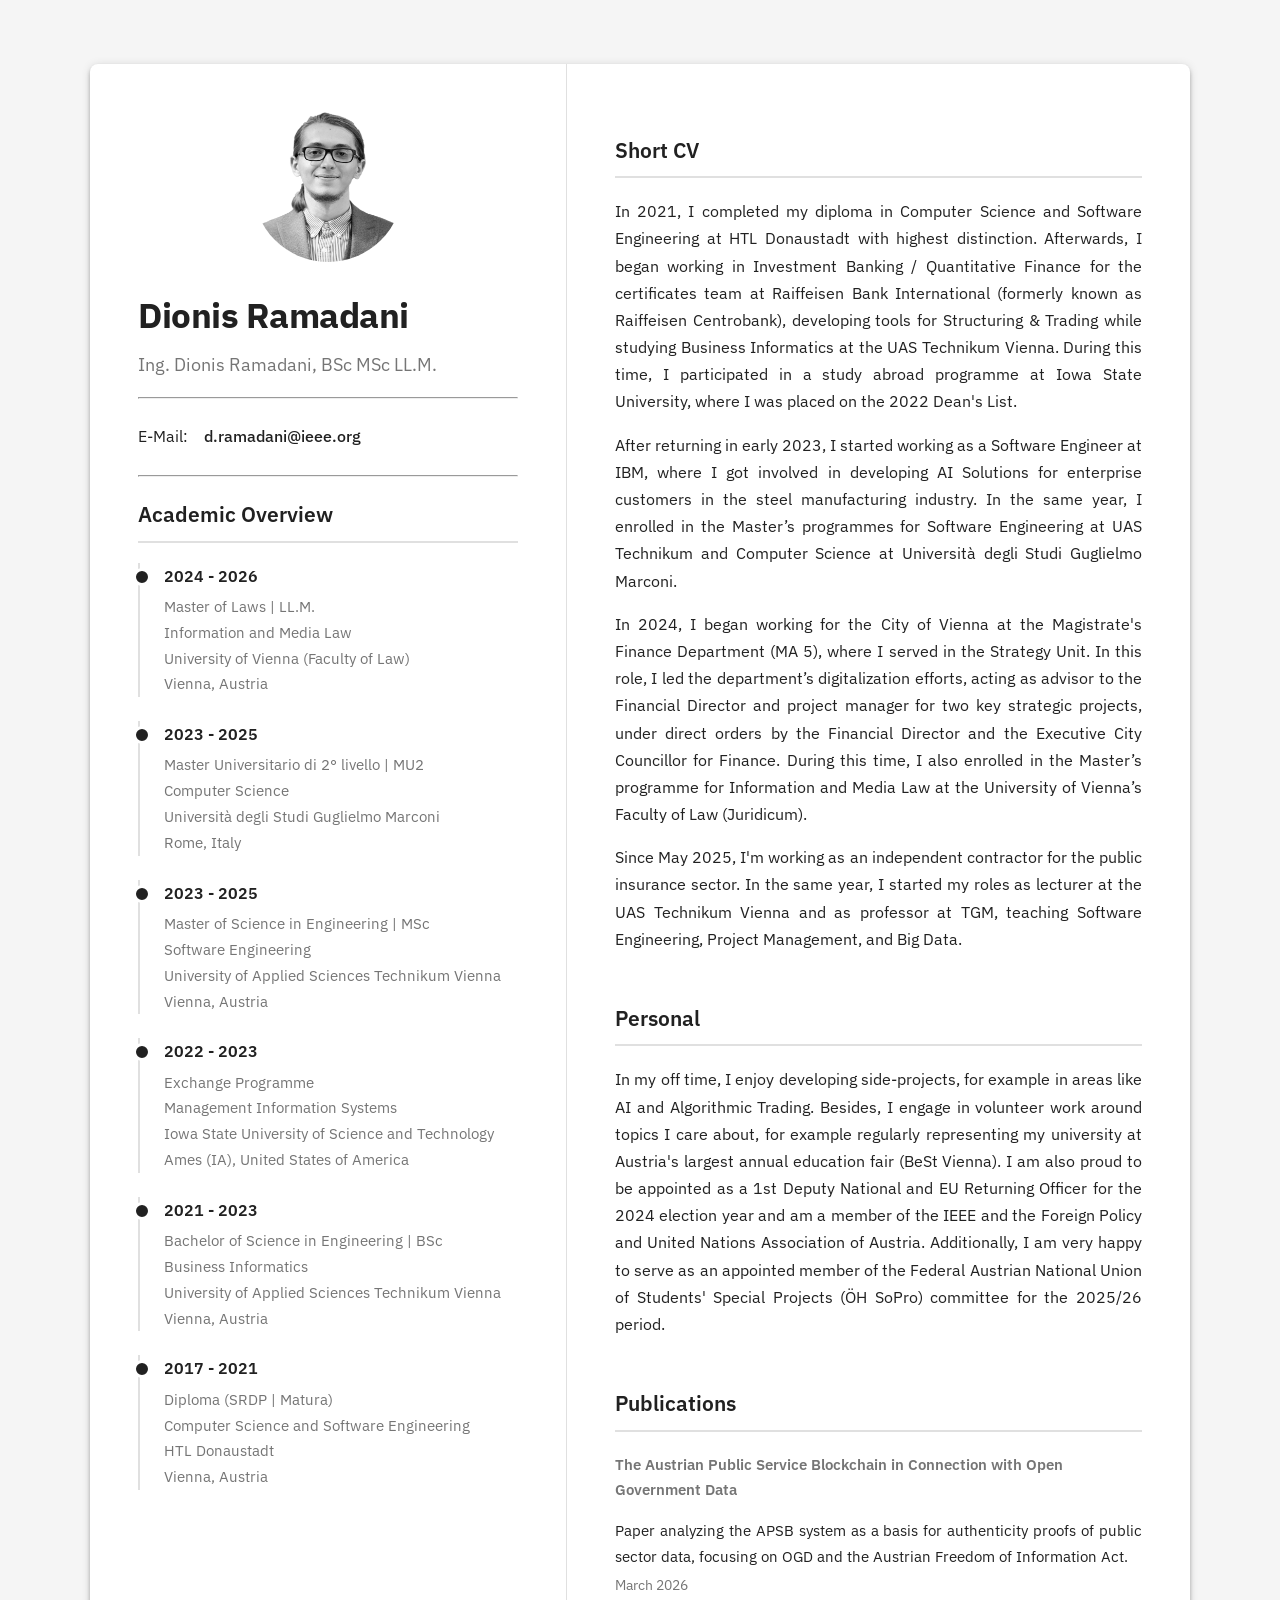
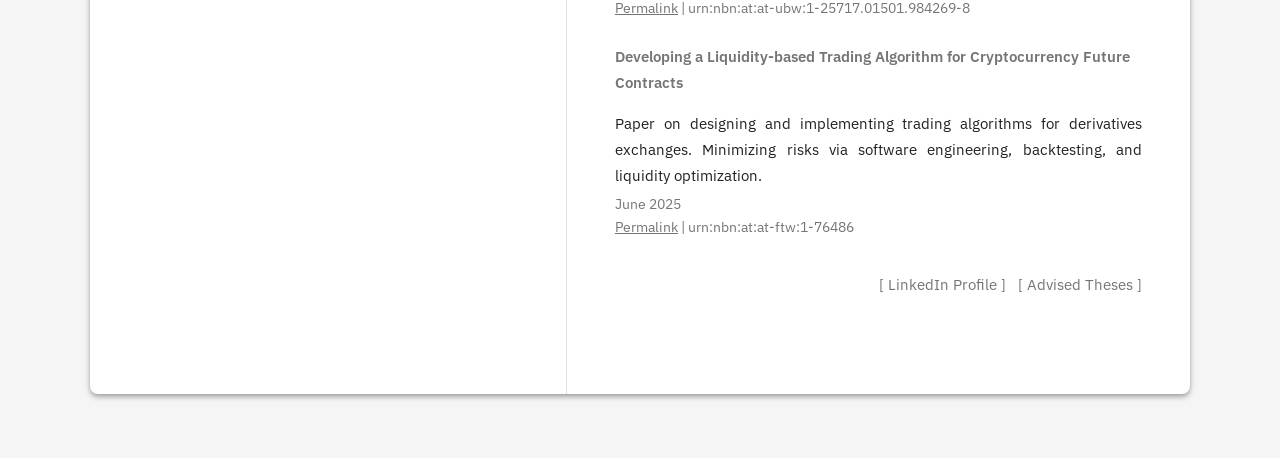
<file: index.html>
<!DOCTYPE html>
<html lang="en">
<head>
    <meta charset="UTF-8">
    <meta name="viewport" content="width=device-width, initial-scale=1.0">
    <title>Homepage / Dionis Ramadani</title>
    <link rel="icon" type="image/x-icon" href="index_files/sleepy-kitty.ico">
    <link href='https://fonts.googleapis.com/css?family=IBM+Plex+Sans:400,600' rel='stylesheet'>
    <link href="index_files/style.css" rel="stylesheet" type="text/css" media="screen">
</head>
<body>

    <div class="resume-container">

        <div class="sidebar">
            <img src="index_files/Img_RAMA.png" alt="Dionis Ramadani" class="profile-picture">
            <h1>Dionis Ramadani</h1>
            <p class="subheading">Ing. Dionis Ramadani, BSc MSc LL.M.</p>
            <hr>
            <div class="contact-links">
                E-Mail:<a href="mailto:d.ramadani@ieee.org">d.ramadani@ieee.org</a>
            </div>
            <hr>

            <section>
                <h3>Academic Overview</h3>
                <div class="list-container">
                    <div class="list-item">
                        <div class="list-date">2024 - 2026</div>
                        <div class="list-details">
                            Master of Laws | LL.M. 
                            <br> Information and Media Law 
                            <br> University of Vienna (Faculty of Law)
                            <br> Vienna, Austria
                        </div>
                    </div>
                    <div class="list-item">
                        <div class="list-date">2023 - 2025</div>
                        <div class="list-details">
                            Master Universitario di 2° livello | MU2
                            <br> Computer Science 
                            <br> Università degli Studi Guglielmo Marconi
                            <br> Rome, Italy
                        </div>
                    </div>
                    <div class="list-item">
                        <div class="list-date">2023 - 2025</div>
                        <div class="list-details">
                            Master of Science in Engineering | MSc
                            <br> Software Engineering 
                            <br> University of Applied Sciences Technikum Vienna
                            <br> Vienna, Austria
                        </div>
                    </div>
                    <div class="list-item">
                        <div class="list-date">2022 - 2023</div>
                        <div class="list-details">
                            Exchange Programme
                            <br>Management Information Systems
                            <br>Iowa State University of Science and Technology
                            <br> Ames (IA), United States of America
                        </div>
                    </div>
                    <div class="list-item">
                        <div class="list-date">2021 - 2023</div>
                        <div class="list-details">
                            Bachelor of Science in Engineering | BSc
                            <br> Business Informatics 
                            <br> University of Applied Sciences Technikum Vienna
                            <br> Vienna, Austria
                        </div>
                    </div>
                    <div class="list-item">
                        <div class="list-date">2017 - 2021</div>
                        <div class="list-details">
                            Diploma (SRDP | Matura) 
                            <br> Computer Science and Software Engineering 
                            <br> HTL Donaustadt
                            <br> Vienna, Austria
                        </div>
                    </div>
                </div>
            </section>
        </div>

        <main class="main-content">
            <section>
                <h3>Short CV</h3>
                <p>
                    In 2021, I completed my diploma in Computer Science and Software Engineering at HTL Donaustadt with highest distinction. Afterwards, I began working in Investment Banking / Quantitative Finance for the certificates team at Raiffeisen Bank International (formerly known as Raiffeisen Centrobank), developing tools for Structuring & Trading while studying Business Informatics at the UAS Technikum Vienna. During this time, I participated in a study abroad programme at Iowa State University, where I was placed on the 2022 Dean's List.
                </p>
                <p>
                    After returning in early 2023, I started working as a Software Engineer at IBM, where I got involved in developing AI Solutions for enterprise customers in the steel manufacturing industry. In the same year, I enrolled in the Master’s programmes for Software Engineering at UAS Technikum and Computer Science at Università degli Studi Guglielmo Marconi.
                </p>
                <p>
                    In 2024, I began working for the City of Vienna at the Magistrate's Finance Department (MA 5), where I served in the Strategy Unit. In this role, I led the department’s digitalization efforts, acting as advisor to the Financial Director and project manager for two key strategic projects, under direct orders by the Financial Director and the Executive City Councillor for Finance. During this time, I also enrolled in the Master’s programme for Information and Media Law at the University of Vienna’s Faculty of Law (Juridicum).
                </p>
                <p>
                    Since May 2025, I'm working as an independent contractor for the public insurance sector. In the same year, I started my roles as lecturer at the UAS Technikum Vienna and as professor at TGM, teaching Software Engineering, Project Management, and Big Data.
                </p>
            </section>

            <section>
                <h3>Personal</h3>
                <p>
                    In my off time, I enjoy developing side-projects, for example in areas like AI and Algorithmic Trading. Besides, I engage in volunteer work around topics I care about, for example regularly representing my university at Austria's largest annual education fair (BeSt Vienna). I am also proud to be appointed as a 1st Deputy National and EU Returning Officer for the 2024 election year and am a member of the IEEE and the Foreign Policy and United Nations Association of Austria. Additionally, I am very happy to serve as an appointed member of the Federal Austrian National Union of Students' Special Projects (ÖH SoPro) committee for the 2025/26 period.
                </p>
            </section>

            <section>
                <h3>Publications</h3>
                <div class="publication-item">
                    <span class="publication-title">The Austrian Public Service Blockchain in Connection with Open Government Data</span>
                    <p>Paper analyzing the APSB system as a basis for authenticity proofs of public sector data, focusing on OGD and the Austrian Freedom of Information Act.</p>
                    <div class="publication-links">
                        <span>March 2026</span> 
                        <br>
                        <a href="https://ubdata.univie.ac.at/AC17827974" target="_blank">Permalink</a> | <span>urn:nbn:at:at-ubw:1-25717.01501.984269-8</span>
                </div>
                </div>
                <div class="publication-item">
                    <span class="publication-title">Developing a Liquidity-based Trading Algorithm for Cryptocurrency Future Contracts</span>
                    <p>Paper on designing and implementing trading algorithms for derivatives exchanges. Minimizing risks via software engineering, backtesting, and liquidity optimization.</p>
                                            
                    <div class="publication-links">
                        <span>June 2025</span> 
                        <br>
                        <a href="https://permalink.obvsg.at/ftw/AC17576041" target="_blank">Permalink</a> | <span>urn:nbn:at:at-ftw:1-76486</span>
                    </div>
                </div>
                <div style="text-align: right; margin-top: 32px;">
                    <a style="color: var(--text-secondary); text-decoration: none; font-size: 0.95em;" href="https://www.linkedin.com/in/dionis-ramadani" target="_blank">[ LinkedIn Profile ]</a>
                    &nbsp;
                    <a href="theses.html" style="color: var(--text-secondary); text-decoration: none; font-size: 0.95em;">[ Advised Theses ]</a>
                </div>
            </section>
        </main>

    </div>

</body>
</html>
</file>
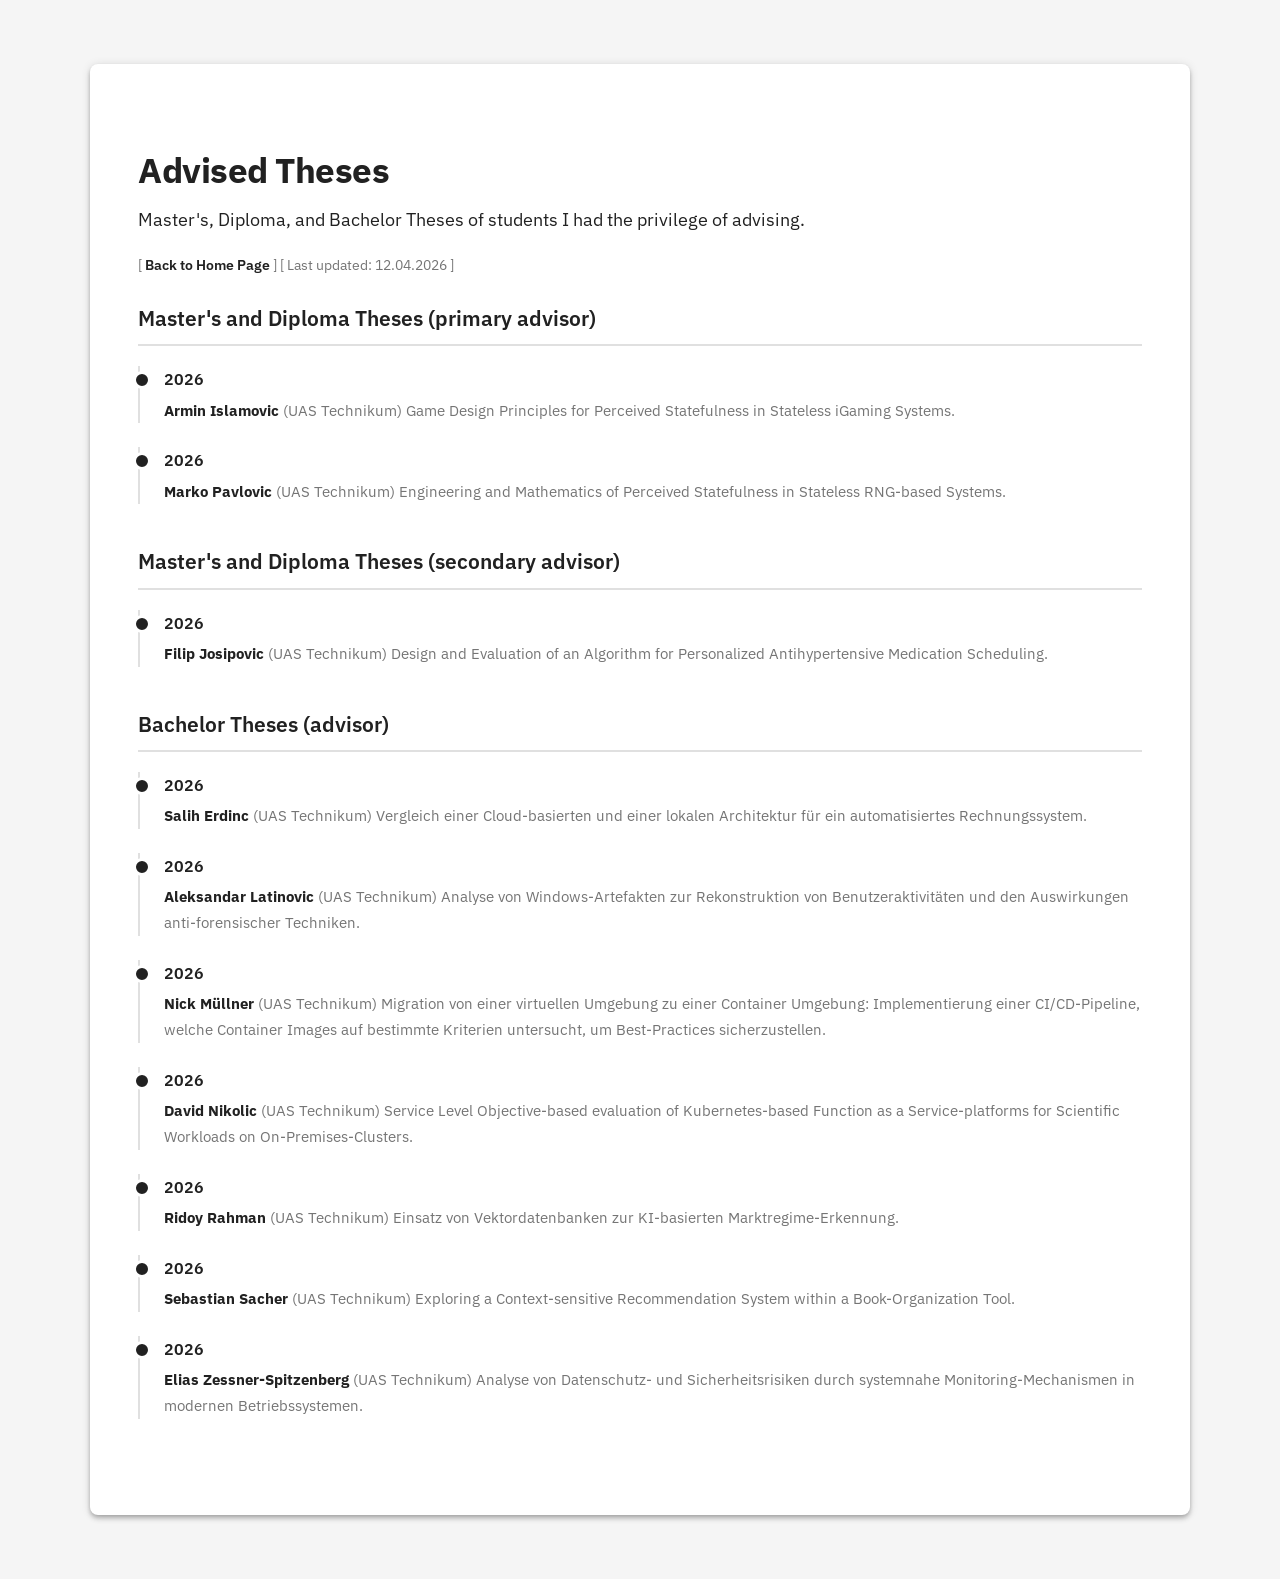
<file: theses.html>
<!DOCTYPE html>
<html lang="en">
<head>
    <meta charset="UTF-8">
    <meta name="viewport" content="width=device-width, initial-scale=1.0">
    <meta name="robots" content="noindex">
    <title>Advised Theses</title>
    <link rel="icon" type="image/x-icon" href="index_files/favicon.ico">
    <link href='https://fonts.googleapis.com/css?family=IBM+Plex+Sans:400,600' rel='stylesheet'>
    <link href="index_files/style.css" rel="stylesheet" type="text/css" media="screen">
    <style>
        .back-link {
            font-size: 0.9em;
            margin-bottom: 24px;
            color: var(--text-secondary);
        }
        .back-link a {
            color: var(--text-primary);
            text-decoration: none;
            font-weight: 600;
        }
        .back-link a:hover {
            text-decoration: underline;
        }
    </style>
</head>
<body>

    <div class="resume-container">
        <main class="main-content" style="flex: 1; padding: 48px;">
            <section>
                <h1>Advised Theses</h1>
                <p class="subheading">Master's, Diploma, and Bachelor Theses of students I had the privilege of advising.</p>
                <div class="back-link">
                    [ <a href="index.html">Back to Home Page</a> ]&nbsp;[ Last updated: 12.04.2026 ]
                </div>
                
                <h3>Master's and Diploma Theses (primary advisor)</h3>
                <div class="list-container">
                    <div class="list-item">
                        <div class="list-date">2026</div>
                        <div class="list-details">
                            <strong>Armin Islamovic</strong> (UAS Technikum) Game Design Principles for Perceived Statefulness in Stateless iGaming Systems.
                        </div>
                    </div>
                    <div class="list-item">
                        <div class="list-date">2026</div>
                        <div class="list-details">
                            <strong>Marko Pavlovic</strong> (UAS Technikum) Engineering and Mathematics of Perceived Statefulness in Stateless RNG-based Systems.
                        </div>
                    </div>
                </div>

                <h3 style="margin-top: 40px;">Master's and Diploma Theses (secondary advisor)</h3>
                <div class="list-container">
                    <div class="list-item">
                        <div class="list-date">2026</div>
                        <div class="list-details">
                            <strong>Filip Josipovic</strong> (UAS Technikum) Design and Evaluation of an Algorithm for Personalized Antihypertensive Medication Scheduling.
                        </div>
                    </div>
                </div>

                <h3 style="margin-top: 40px;">Bachelor Theses (advisor)</h3>
                <div class="list-container">
                    <div class="list-item">
                        <div class="list-date">2026</div>
                        <div class="list-details">
                            <strong>Salih Erdinc</strong> (UAS Technikum) Vergleich einer Cloud-basierten und einer lokalen Architektur für ein automatisiertes Rechnungs­system.
                        </div>
                    </div>
                    <div class="list-item">
                        <div class="list-date">2026</div>
                        <div class="list-details">
                            <strong>Aleksandar Latinovic</strong> (UAS Technikum) Analyse von Windows-Artefakten zur Rekonstruktion von Benutzeraktivitäten und den Auswirkungen anti-forensischer Techniken.
                        </div>
                    </div>
                    <div class="list-item">
                        <div class="list-date">2026</div>
                        <div class="list-details">
                            <strong>Nick Müllner</strong> (UAS Technikum) Migration von einer virtuellen Umgebung zu einer Container Umgebung: Implementierung einer CI/CD-Pipeline, welche Container Images auf bestimmte Kriterien untersucht, um Best-Practices sicherzustellen.
                        </div>
                    </div>
                    <div class="list-item">
                        <div class="list-date">2026</div>
                        <div class="list-details">
                            <strong>David Nikolic</strong> (UAS Technikum) Service Level Objective-based evaluation of Kubernetes-based Function as a Service-platforms for Scientific Workloads on On-Premises-Clusters.
                        </div>
                    </div>
                    <div class="list-item">
                        <div class="list-date">2026</div>
                        <div class="list-details">
                            <strong>Ridoy Rahman</strong> (UAS Technikum) Einsatz von Vektordatenbanken zur KI-basierten Marktregime-Erkennung.
                        </div>
                    </div>
                    <div class="list-item">
                        <div class="list-date">2026</div>
                        <div class="list-details">
                            <strong>Sebastian Sacher</strong> (UAS Technikum) Exploring a Context-sensitive Recommendation System within a Book-Organization Tool.
                        </div>
                    </div>
                    <div class="list-item">
                        <div class="list-date">2026</div>
                        <div class="list-details">
                            <strong>Elias Zessner-Spitzenberg</strong> (UAS Technikum) Analyse von Datenschutz- und Sicherheitsrisiken durch systemnahe Monitoring-Mechanismen in modernen Betriebssystemen.
                        </div>
                    </div>
                </div>

            </section>
        </main>
    </div>

</body>
</html>
</file>
<file: index_files/style.css>
:root {
    --text-primary: #212121;       /* Near black for high-contrast text */
    --text-secondary: #757575;     /* Medium grey for subtitles and less important text */
    --surface-color: #ffffff;      /* The "card" or "paper" color */
    --background-color: #f5f5f5;   /* The light grey background the card sits on */
    --divider-color: #e0e0e0;      /* A subtle color for borders and lines */
}

body {
    font-family: 'IBM Plex Sans', -apple-system, BlinkMacSystemFont, "Segoe UI", Roboto, Helvetica, Arial, sans-serif;
    line-height: 1.7;
    background-color: var(--background-color);
    color: var(--text-primary);
    margin: 0;
    padding: 32px; /* Using an 8px grid multiple */
    -webkit-font-smoothing: antialiased;
    -moz-osx-font-smoothing: grayscale;
}

.resume-container {
    max-width: 1100px;
    margin: 32px auto;
    background-color: var(--surface-color);
    /* Material Design "Elevation" - dp2 shadow */
    box-shadow: 0 2px 4px -1px rgba(0,0,0,0.2), 
                0 4px 5px 0 rgba(0,0,0,0.14), 
                0 1px 10px 0 rgba(0,0,0,0.12);
    border-radius: 8px; /* Softer radius */
    display: flex;
}

.main-content {
    flex: 2;
    padding: 48px;
}

.sidebar {
    flex: 0 0 380px;
    padding: 48px;
    border-right: 1px solid var(--divider-color);
}

section {
    margin-bottom: 48px;
}

h1 {
    font-size: 2.2em;
    font-weight: 700;
    margin-bottom: 4px;
    letter-spacing: -0.5px;
}

h3 {
    font-size: 1.3em;
    font-weight: 600;
    color: var(--text-primary);
    margin-bottom: 20px;
    padding-bottom: 8px;
    border-bottom: 2px solid var(--divider-color);
}

p {
    text-align: justify;
    margin-bottom: 1em;
}
.main-content p {
    color: var(--text-primary); /* Primary text in the main body */
}

.tab-pre {
    display: inline-block;
    margin: 0;
    padding: 0;
    font-family: inherit;
    white-space: pre;
}

.subheading {
    color: var(--text-secondary);
    font-weight: 400;
    margin-top: 0;
    font-size: 1.1em;
}

.profile-picture {
    width: 150px;
    height: 150px;
    border-radius: 50%;
    object-fit: cover;
    display: block;
    margin: 0 auto 24px;
}

.contact-links {
    margin-top: 24px;
    margin-bottom: 24px;
    display: flex;
    justify-content: flex-start;
    gap: 16px;
    font-size: 1em;
}

.contact-links a {
    color: var(--text-primary);
    text-decoration: none;
    font-weight: 500;
    transition: color 0.2s ease;
}

.contact-links a:hover {
    color: var(--text-secondary);
}

.contact-links span {
    color: var(--divider-color);
}


.list-container {
  display: flex;
  flex-direction: column;
  gap: 24px;
}

.list-item {
  padding-left: 24px;
  border-left: 2px solid var(--divider-color);
  position: relative;
}

.list-item::before {
    content: '';
    position: absolute;
    left: -7px;
    top: 5px;
    width: 12px;
    height: 12px;
    background-color: var(--text-primary);
    border-radius: 50%;
    border: 3px solid var(--surface-color);
}

.list-date {
  font-weight: 600;
  color: var(--text-primary);
  margin-bottom: 4px;
}

.list-details {
  color: var(--text-secondary);
  font-size: 0.95em;
}

.list-details strong {
    color: var(--text-primary);
}

.publication-item {
    margin-bottom: 24px;
}

.publication-title {
    font-weight: 600;
    font-size: 0.95em;
    color: var(--text-secondary);
    display: block;
    margin-bottom: 4px;
}

.publication-item p {
    font-size: 0.95em;
    margin-bottom: 4px;
    color: var(--text-primary);
}

.publication-links {
    font-size: 0.85em;
    margin-top: 4px;
    color: var(--text-secondary);
}

.publication-links a {
    color: var(--text-secondary);
    text-decoration: underline;
}

@media (max-width: 900px) {
    body { padding: 0; }
    
    .resume-container {
        flex-direction: column;
        margin: 0;
        border-radius: 0;
        box-shadow: none; /* No shadow on mobile */
    }
    
    .sidebar {
        order: -1;
        border-left: none;
        border-bottom: 1px solid var(--divider-color);
        text-align: center;
    }

    .contact-info p {
        justify-content: center;
    }

    .main-content, .sidebar {
        padding: 32px;
    }
}
</file>
